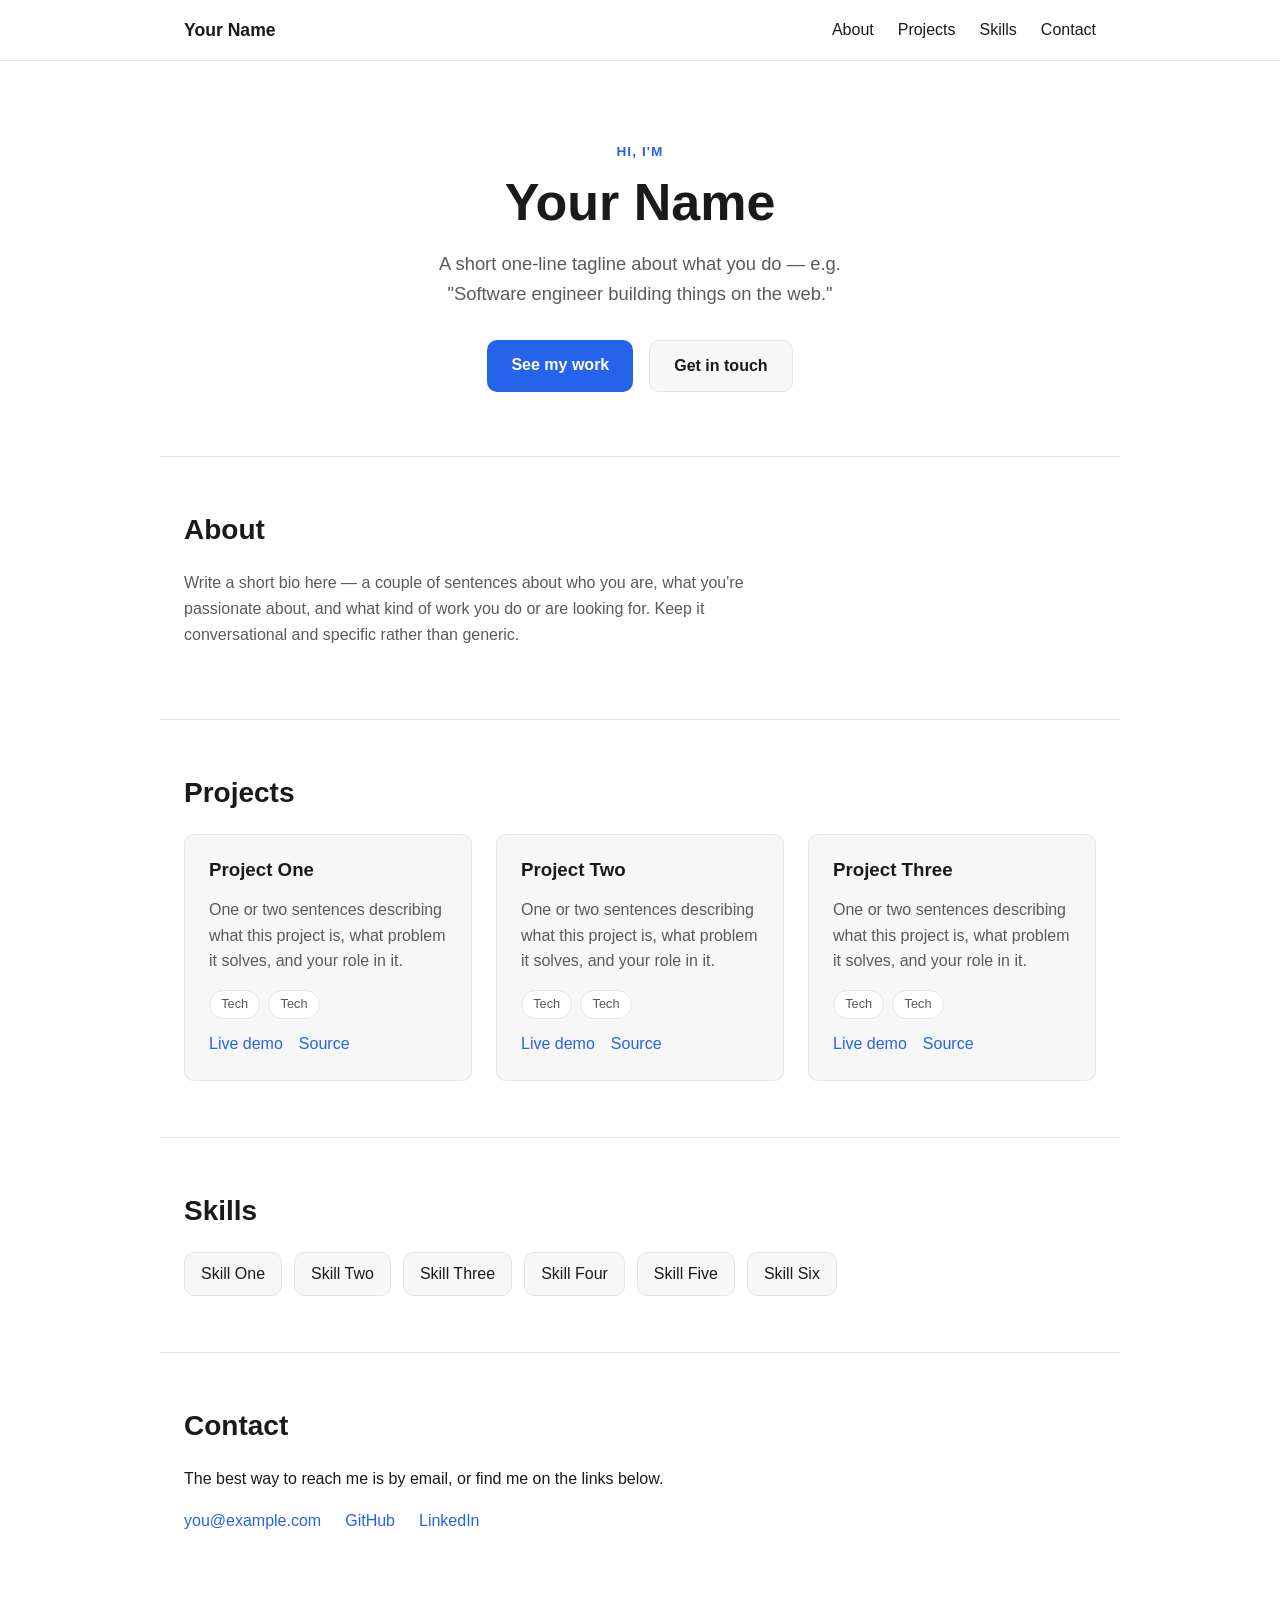
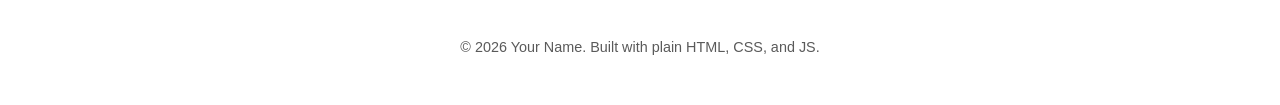
<file: index.html>
<!doctype html>
<html lang="en">
<head>
  <meta charset="UTF-8">
  <meta name="viewport" content="width=device-width, initial-scale=1.0">
  <title>Your Name — Portfolio</title>
  <meta name="description" content="Personal portfolio of Your Name.">
  <link rel="stylesheet" href="styles.css">
</head>
<body>
  <header class="site-header">
    <nav class="nav container">
      <a href="#top" class="nav-brand">Your Name</a>
      <button class="nav-toggle" id="navToggle" aria-label="Toggle navigation" aria-expanded="false">
        <span></span><span></span><span></span>
      </button>
      <ul class="nav-links" id="navLinks">
        <li><a href="#about">About</a></li>
        <li><a href="#projects">Projects</a></li>
        <li><a href="#skills">Skills</a></li>
        <li><a href="#contact">Contact</a></li>
      </ul>
    </nav>
  </header>

  <main>
    <section id="top" class="hero container">
      <div class="hero-content">
        <p class="eyebrow">Hi, I'm</p>
        <h1>Your Name</h1>
        <p class="hero-tagline">A short one-line tagline about what you do — e.g. "Software engineer building things on the web."</p>
        <div class="hero-actions">
          <a href="#projects" class="btn btn-primary">See my work</a>
          <a href="#contact" class="btn btn-secondary">Get in touch</a>
        </div>
      </div>
    </section>

    <section id="about" class="section container">
      <h2 class="section-title">About</h2>
      <div class="about-content">
        <p>
          Write a short bio here — a couple of sentences about who you are, what you're
          passionate about, and what kind of work you do or are looking for. Keep it
          conversational and specific rather than generic.
        </p>
      </div>
    </section>

    <section id="projects" class="section container">
      <h2 class="section-title">Projects</h2>
      <div class="projects-grid">
        <article class="project-card">
          <h3>Project One</h3>
          <p>One or two sentences describing what this project is, what problem it solves, and your role in it.</p>
          <div class="project-tags">
            <span class="tag">Tech</span>
            <span class="tag">Tech</span>
          </div>
          <div class="project-links">
            <a href="#">Live demo</a>
            <a href="#">Source</a>
          </div>
        </article>

        <article class="project-card">
          <h3>Project Two</h3>
          <p>One or two sentences describing what this project is, what problem it solves, and your role in it.</p>
          <div class="project-tags">
            <span class="tag">Tech</span>
            <span class="tag">Tech</span>
          </div>
          <div class="project-links">
            <a href="#">Live demo</a>
            <a href="#">Source</a>
          </div>
        </article>

        <article class="project-card">
          <h3>Project Three</h3>
          <p>One or two sentences describing what this project is, what problem it solves, and your role in it.</p>
          <div class="project-tags">
            <span class="tag">Tech</span>
            <span class="tag">Tech</span>
          </div>
          <div class="project-links">
            <a href="#">Live demo</a>
            <a href="#">Source</a>
          </div>
        </article>
      </div>
    </section>

    <section id="skills" class="section container">
      <h2 class="section-title">Skills</h2>
      <ul class="skills-list">
        <li>Skill One</li>
        <li>Skill Two</li>
        <li>Skill Three</li>
        <li>Skill Four</li>
        <li>Skill Five</li>
        <li>Skill Six</li>
      </ul>
    </section>

    <section id="contact" class="section container">
      <h2 class="section-title">Contact</h2>
      <p>The best way to reach me is by email, or find me on the links below.</p>
      <div class="contact-links">
        <a href="mailto:you@example.com">you@example.com</a>
        <a href="https://github.com/yourhandle" target="_blank" rel="noopener">GitHub</a>
        <a href="https://linkedin.com/in/yourhandle" target="_blank" rel="noopener">LinkedIn</a>
      </div>
    </section>
  </main>

  <footer class="site-footer">
    <div class="container">
      <p>&copy; <span id="year"></span> Your Name. Built with plain HTML, CSS, and JS.</p>
    </div>
  </footer>

  <script src="script.js"></script>
</body>
</html>
</file>
<file: styles.css>
:root {
  --color-bg: #ffffff;
  --color-text: #1a1a1a;
  --color-muted: #5a5a5a;
  --color-accent: #2563eb;
  --color-accent-contrast: #ffffff;
  --color-border: #e5e5e5;
  --color-surface: #f7f7f8;
  --max-width: 960px;
  --radius: 10px;
  --font-sans: -apple-system, BlinkMacSystemFont, "Segoe UI", Roboto, Helvetica, Arial, sans-serif;
}

* {
  box-sizing: border-box;
}

html {
  scroll-behavior: smooth;
}

body {
  margin: 0;
  font-family: var(--font-sans);
  color: var(--color-text);
  background: var(--color-bg);
  line-height: 1.6;
}

.container {
  max-width: var(--max-width);
  margin: 0 auto;
  padding: 0 1.5rem;
}

a {
  color: var(--color-accent);
  text-decoration: none;
}

a:hover {
  text-decoration: underline;
}

h1, h2, h3 {
  line-height: 1.2;
  margin: 0 0 0.5rem;
}

/* Header / nav */

.site-header {
  position: sticky;
  top: 0;
  background: rgba(255, 255, 255, 0.9);
  backdrop-filter: saturate(180%) blur(8px);
  border-bottom: 1px solid var(--color-border);
  z-index: 10;
}

.nav {
  display: flex;
  align-items: center;
  justify-content: space-between;
  padding-top: 1rem;
  padding-bottom: 1rem;
}

.nav-brand {
  font-weight: 700;
  font-size: 1.1rem;
  color: var(--color-text);
  text-decoration: none;
}

.nav-links {
  display: flex;
  gap: 1.5rem;
  list-style: none;
  margin: 0;
  padding: 0;
}

.nav-links a {
  color: var(--color-text);
  font-weight: 500;
}

.nav-toggle {
  display: none;
  flex-direction: column;
  gap: 4px;
  background: none;
  border: none;
  cursor: pointer;
  padding: 0.5rem;
}

.nav-toggle span {
  width: 22px;
  height: 2px;
  background: var(--color-text);
  display: block;
}

/* Hero */

.hero {
  padding: 5rem 1.5rem 4rem;
  text-align: center;
}

.eyebrow {
  color: var(--color-accent);
  font-weight: 600;
  text-transform: uppercase;
  letter-spacing: 0.08em;
  font-size: 0.85rem;
  margin: 0 0 0.5rem;
}

.hero h1 {
  font-size: clamp(2.25rem, 5vw, 3.25rem);
}

.hero-tagline {
  color: var(--color-muted);
  font-size: 1.15rem;
  max-width: 40ch;
  margin: 1rem auto 2rem;
}

.hero-actions {
  display: flex;
  gap: 1rem;
  justify-content: center;
  flex-wrap: wrap;
}

.btn {
  display: inline-block;
  padding: 0.75rem 1.5rem;
  border-radius: var(--radius);
  font-weight: 600;
  text-decoration: none;
}

.btn:hover {
  text-decoration: none;
  opacity: 0.9;
}

.btn-primary {
  background: var(--color-accent);
  color: var(--color-accent-contrast);
}

.btn-secondary {
  background: var(--color-surface);
  color: var(--color-text);
  border: 1px solid var(--color-border);
}

/* Sections */

.section {
  padding: 3.5rem 1.5rem;
  border-top: 1px solid var(--color-border);
}

.section-title {
  font-size: 1.75rem;
  margin-bottom: 1.5rem;
}

.about-content p {
  color: var(--color-muted);
  max-width: 65ch;
}

/* Projects */

.projects-grid {
  display: grid;
  grid-template-columns: repeat(auto-fit, minmax(260px, 1fr));
  gap: 1.5rem;
}

.project-card {
  background: var(--color-surface);
  border: 1px solid var(--color-border);
  border-radius: var(--radius);
  padding: 1.5rem;
}

.project-card p {
  color: var(--color-muted);
}

.project-tags {
  display: flex;
  gap: 0.5rem;
  flex-wrap: wrap;
  margin: 0.75rem 0;
}

.tag {
  background: var(--color-bg);
  border: 1px solid var(--color-border);
  border-radius: 999px;
  padding: 0.2rem 0.7rem;
  font-size: 0.8rem;
  color: var(--color-muted);
}

.project-links {
  display: flex;
  gap: 1rem;
  margin-top: 0.75rem;
}

/* Skills */

.skills-list {
  display: flex;
  flex-wrap: wrap;
  gap: 0.75rem;
  list-style: none;
  padding: 0;
  margin: 0;
}

.skills-list li {
  background: var(--color-surface);
  border: 1px solid var(--color-border);
  border-radius: var(--radius);
  padding: 0.5rem 1rem;
  font-weight: 500;
}

/* Contact */

.contact-links {
  display: flex;
  gap: 1.5rem;
  flex-wrap: wrap;
  margin-top: 1rem;
  font-weight: 500;
}

/* Footer */

.site-footer {
  padding: 2rem 1.5rem;
  text-align: center;
  color: var(--color-muted);
  font-size: 0.9rem;
}

/* Responsive nav */

@media (max-width: 640px) {
  .nav-toggle {
    display: flex;
  }

  .nav-links {
    position: absolute;
    top: 100%;
    left: 0;
    right: 0;
    background: var(--color-bg);
    border-bottom: 1px solid var(--color-border);
    flex-direction: column;
    padding: 1rem 1.5rem;
    gap: 1rem;
    display: none;
  }

  .nav-links.open {
    display: flex;
  }
}
</file>
